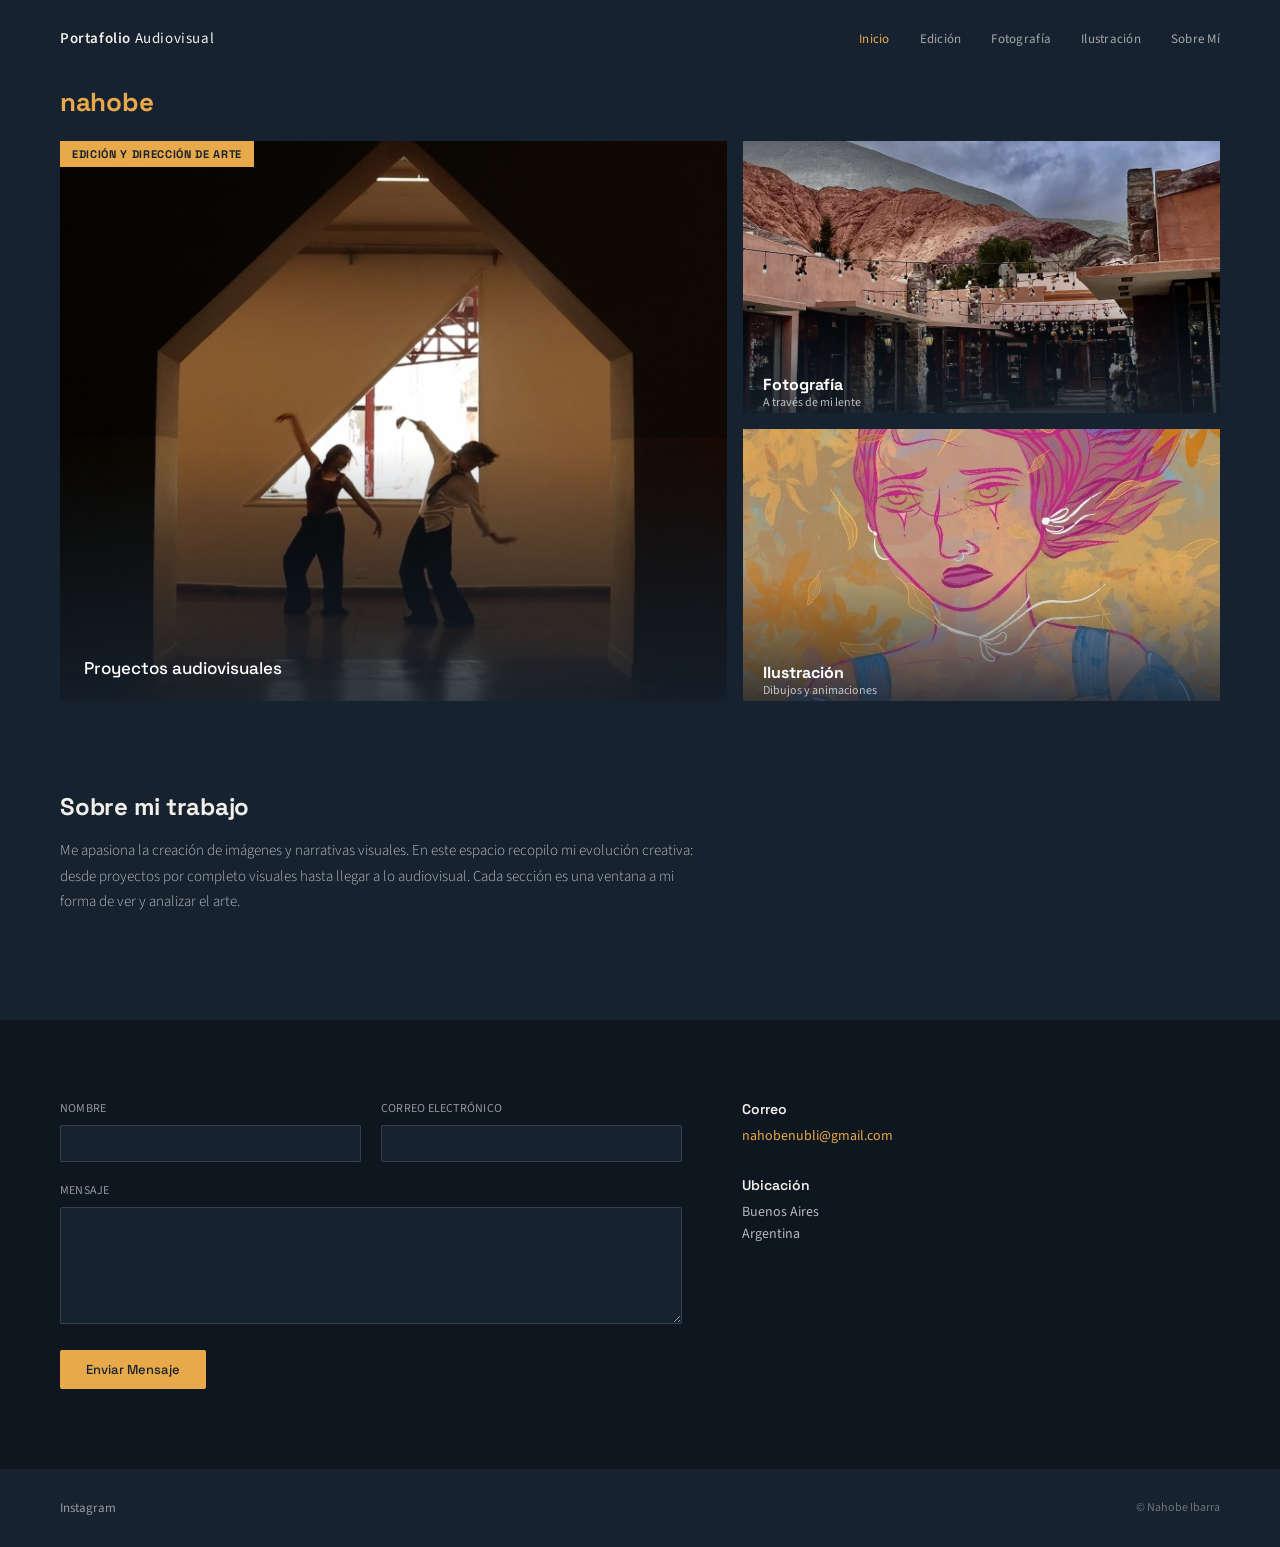
<file: index.html>
<!DOCTYPE html>
<html lang="es">
<head>
<meta charset="utf-8">
<meta name="viewport" content="width=device-width, initial-scale=1">
<title>Nahobe Ibarra — Portafolio Audiovisual</title>
<meta name="description" content="Portafolio audiovisual de Nahobe Ibarra: edición, fotografía e ilustración. La creación de imágenes y narrativas visuales.">
<meta property="og:title" content="Nahobe Ibarra — Portafolio Audiovisual">
<meta property="og:description" content="Portafolio audiovisual de Nahobe Ibarra: edición, fotografía e ilustración. La creación de imágenes y narrativas visuales.">
<meta property="og:image" content="https://nahobe.github.io/nahobe/images/banner.jpg">
<meta property="og:url" content="https://nahobe.github.io/nahobe/">
<meta property="og:type" content="website">
<meta name="twitter:card" content="summary_large_image">
<meta name="twitter:title" content="Nahobe Ibarra — Portafolio Audiovisual">
<meta name="twitter:description" content="Portafolio audiovisual de Nahobe Ibarra: edición, fotografía e ilustración. La creación de imágenes y narrativas visuales.">
<meta name="twitter:image" content="https://nahobe.github.io/nahobe/images/banner.jpg">
<link rel="icon" href="favicon.svg" type="image/svg+xml">
<link rel="alternate icon" href="favicon.png" sizes="32x32">
<link rel="apple-touch-icon" href="apple-touch-icon.png">
<link rel="preconnect" href="https://fonts.googleapis.com">
<link href="https://fonts.googleapis.com/css2?family=Space+Grotesk:wght@400;500;700&family=Source+Sans+3:ital,wght@0,300;0,400;0,600;1,300;1,600&display=swap" rel="stylesheet">
<style>
body{margin:0;background:#16222f;font-family:'Source Sans 3',sans-serif}
a{color:#e8a94a;text-decoration:none}
a:hover{color:#f2c07a}
.pf-nav{display:flex;justify-content:space-between;align-items:center;padding:28px 60px;max-width:1200px;margin:0 auto}
.pf-logo{color:#f2efe9;font-size:15px;letter-spacing:.04em}
.pf-logo strong{font-weight:600}
.pf-links{display:flex;gap:30px;font-size:13px;color:rgba(242,239,233,.65);letter-spacing:.02em;flex-wrap:wrap}
.pf-links a{color:rgba(242,239,233,.65)}
.pf-links a:hover{color:#f2efe9}
.pf-tag{font-family:'Space Grotesk',sans-serif;font-weight:700;letter-spacing:-.01em}
.pf-btn{display:inline-block;padding:11px 26px;font-family:'Space Grotesk',sans-serif;font-weight:500;font-size:13px;border-radius:2px;cursor:pointer}
@media (max-width:700px){.pf-nav{flex-direction:column;gap:14px;padding:24px 24px}#tiles{grid-template-columns:1fr!important}#tiles>a:first-child{height:320px!important}div[style*="padding:8px 60px 90px"]{padding:8px 24px 60px!important}}
</style>
</head>
<body>
<nav class="pf-nav">
<a href="index.html" class="pf-logo"><strong>Portafolio</strong> Audiovisual</a>
<div class="pf-links"><a href="index.html" style="color:#e8a94a">Inicio</a><a href="edicion.html">Edición</a><a href="fotografia.html">Fotografía</a><a href="ilustracion.html">Ilustración</a><a href="sobre_mi.html">Sobre Mí</a></div>
</nav>

<div style="max-width:1200px;margin:0 auto;padding:8px 60px 90px">
<div class="pf-tag" style="font-size:26px;color:#e8a94a;margin-bottom:22px">nahobe</div>

<div id="tiles" style="display:grid;grid-template-columns:1.4fr 1fr;grid-template-rows:auto auto;gap:16px">
<a href="edicion.html" style="grid-row:1 / 3;position:relative;height:560px;overflow:hidden;display:block">
<img src="images/Edición/Videoclip.jpg" style="width:100%;height:100%;object-fit:cover;display:block">
<div style="position:absolute;left:0;top:0;background:#e8a94a;color:#16222f;font-family:'Space Grotesk',sans-serif;font-weight:700;font-size:11px;letter-spacing:.06em;padding:6px 12px">EDICIÓN Y DIRECCIÓN DE ARTE</div>
<div style="position:absolute;inset:0;background:linear-gradient(180deg,rgba(22,34,47,0) 55%,rgba(22,34,47,.85) 100%)"></div>
<div style="position:absolute;left:24px;bottom:22px;font-family:'Space Grotesk',sans-serif;font-weight:500;font-size:17px;color:#fff">Proyectos audiovisuales</div>
</a>
<a href="fotografia.html" style="position:relative;height:272px;overflow:hidden;display:block">
<img src="images/Fotografía/Purmamarca.jpg" style="width:100%;height:100%;object-fit:cover;display:block">
<div style="position:absolute;inset:0;background:linear-gradient(180deg,rgba(22,34,47,0) 55%,rgba(22,34,47,.8) 100%)"></div>
<div style="position:absolute;left:20px;bottom:18px;font-family:'Space Grotesk',sans-serif;font-weight:700;font-size:16px;color:#fff">Fotografía</div>
<div style="position:absolute;left:20px;bottom:2px;font-size:12px;color:rgba(255,255,255,.7)">A través de mi lente</div>
</a>
<a href="ilustracion.html" style="position:relative;height:272px;overflow:hidden;display:block">
<img src="images/Ilustración/Otoño.jpg" style="width:100%;height:100%;object-fit:cover;display:block">
<div style="position:absolute;inset:0;background:linear-gradient(180deg,rgba(22,34,47,0) 55%,rgba(22,34,47,.8) 100%)"></div>
<div style="position:absolute;left:20px;bottom:18px;font-family:'Space Grotesk',sans-serif;font-weight:700;font-size:16px;color:#fff">Ilustración</div>
<div style="position:absolute;left:20px;bottom:2px;font-size:12px;color:rgba(255,255,255,.7)">Dibujos y animaciones</div>
</a>
</div>

<div style="max-width:640px;margin:90px 0 0">
<div class="pf-tag" style="font-size:24px;color:#f2efe9;margin-bottom:16px">Sobre mi trabajo</div>
<p style="font-size:15px;line-height:1.7;color:rgba(242,239,233,.75);font-weight:300">Me apasiona la creación de imágenes y narrativas visuales. En este espacio recopilo mi evolución creativa: desde proyectos por completo visuales hasta llegar a lo audiovisual. Cada sección es una ventana a mi forma de ver y analizar el arte.</p>
</div>
</div>

<div id="contact" style="background:#0e1620;padding:80px 60px">
<div style="max-width:1200px;margin:0 auto;display:grid;grid-template-columns:1.3fr 1fr;gap:60px">
<form method="post" action="https://formsubmit.co/nahobenubli@gmail.com">
<input type="hidden" name="_next" value="https://nahobe.github.io/nahobe/index.html">
<input type="hidden" name="_captcha" value="false">
<div style="display:grid;grid-template-columns:1fr 1fr;gap:20px;margin-bottom:20px">
<div>
<label for="name" style="display:block;font-size:12px;color:rgba(242,239,233,.6);margin-bottom:8px;letter-spacing:.02em">NOMBRE</label>
<input type="text" name="name" id="name" style="width:100%;background:#16222f;border:1px solid rgba(242,239,233,.15);border-radius:2px;padding:10px 12px;color:#f2efe9;box-sizing:border-box">
</div>
<div>
<label for="email" style="display:block;font-size:12px;color:rgba(242,239,233,.6);margin-bottom:8px;letter-spacing:.02em">CORREO ELECTRÓNICO</label>
<input type="email" name="email" id="email" style="width:100%;background:#16222f;border:1px solid rgba(242,239,233,.15);border-radius:2px;padding:10px 12px;color:#f2efe9;box-sizing:border-box">
</div>
</div>
<label for="message" style="display:block;font-size:12px;color:rgba(242,239,233,.6);margin-bottom:8px;letter-spacing:.02em">MENSAJE</label>
<textarea name="message" id="message" rows="5" style="width:100%;background:#16222f;border:1px solid rgba(242,239,233,.15);border-radius:2px;padding:10px 12px;color:#f2efe9;box-sizing:border-box;margin-bottom:20px;font-family:inherit"></textarea>
<button type="submit" class="pf-btn" style="background:#e8a94a;color:#16222f;border:none">Enviar Mensaje</button>
</form>
<div style="display:flex;flex-direction:column;gap:30px">
<div>
<div style="font-family:'Space Grotesk',sans-serif;font-weight:600;font-size:14px;color:#f2efe9;margin-bottom:6px">Correo</div>
<a href="mailto:nahobenubli@gmail.com" style="font-size:14px">nahobenubli@gmail.com</a>
</div>
<div>
<div style="font-family:'Space Grotesk',sans-serif;font-weight:600;font-size:14px;color:#f2efe9;margin-bottom:6px">Ubicación</div>
<span style="font-size:14px;color:rgba(242,239,233,.75)">Buenos Aires<br>Argentina</span>
</div>
</div>
</div>
</div>

<footer style="padding:30px 60px;display:flex;justify-content:space-between;align-items:center;max-width:1200px;margin:0 auto">
<a href="https://www.instagram.com/bitarchiven" style="font-size:13px;color:rgba(242,239,233,.6)">Instagram</a>
<span style="font-size:12px;color:rgba(242,239,233,.4)">© Nahobe Ibarra</span>
</footer>
</body>
</html>
</file>
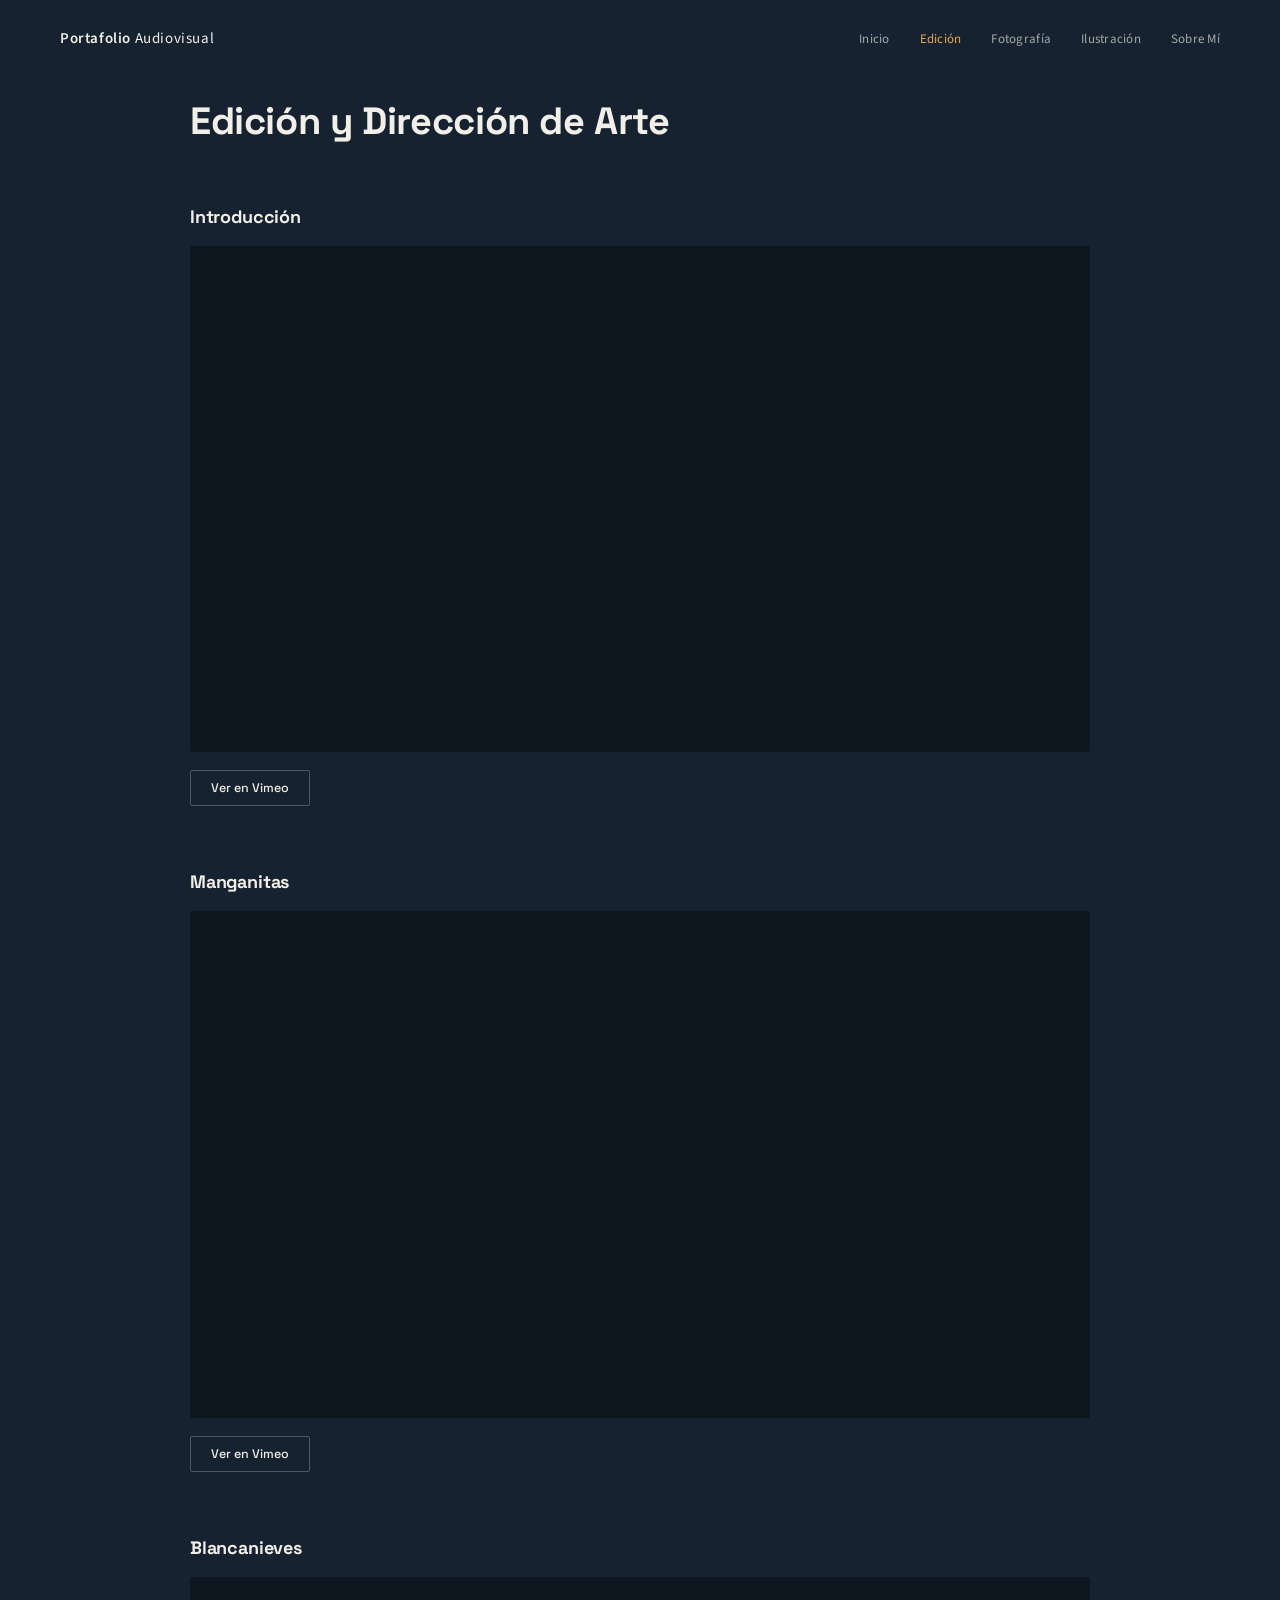
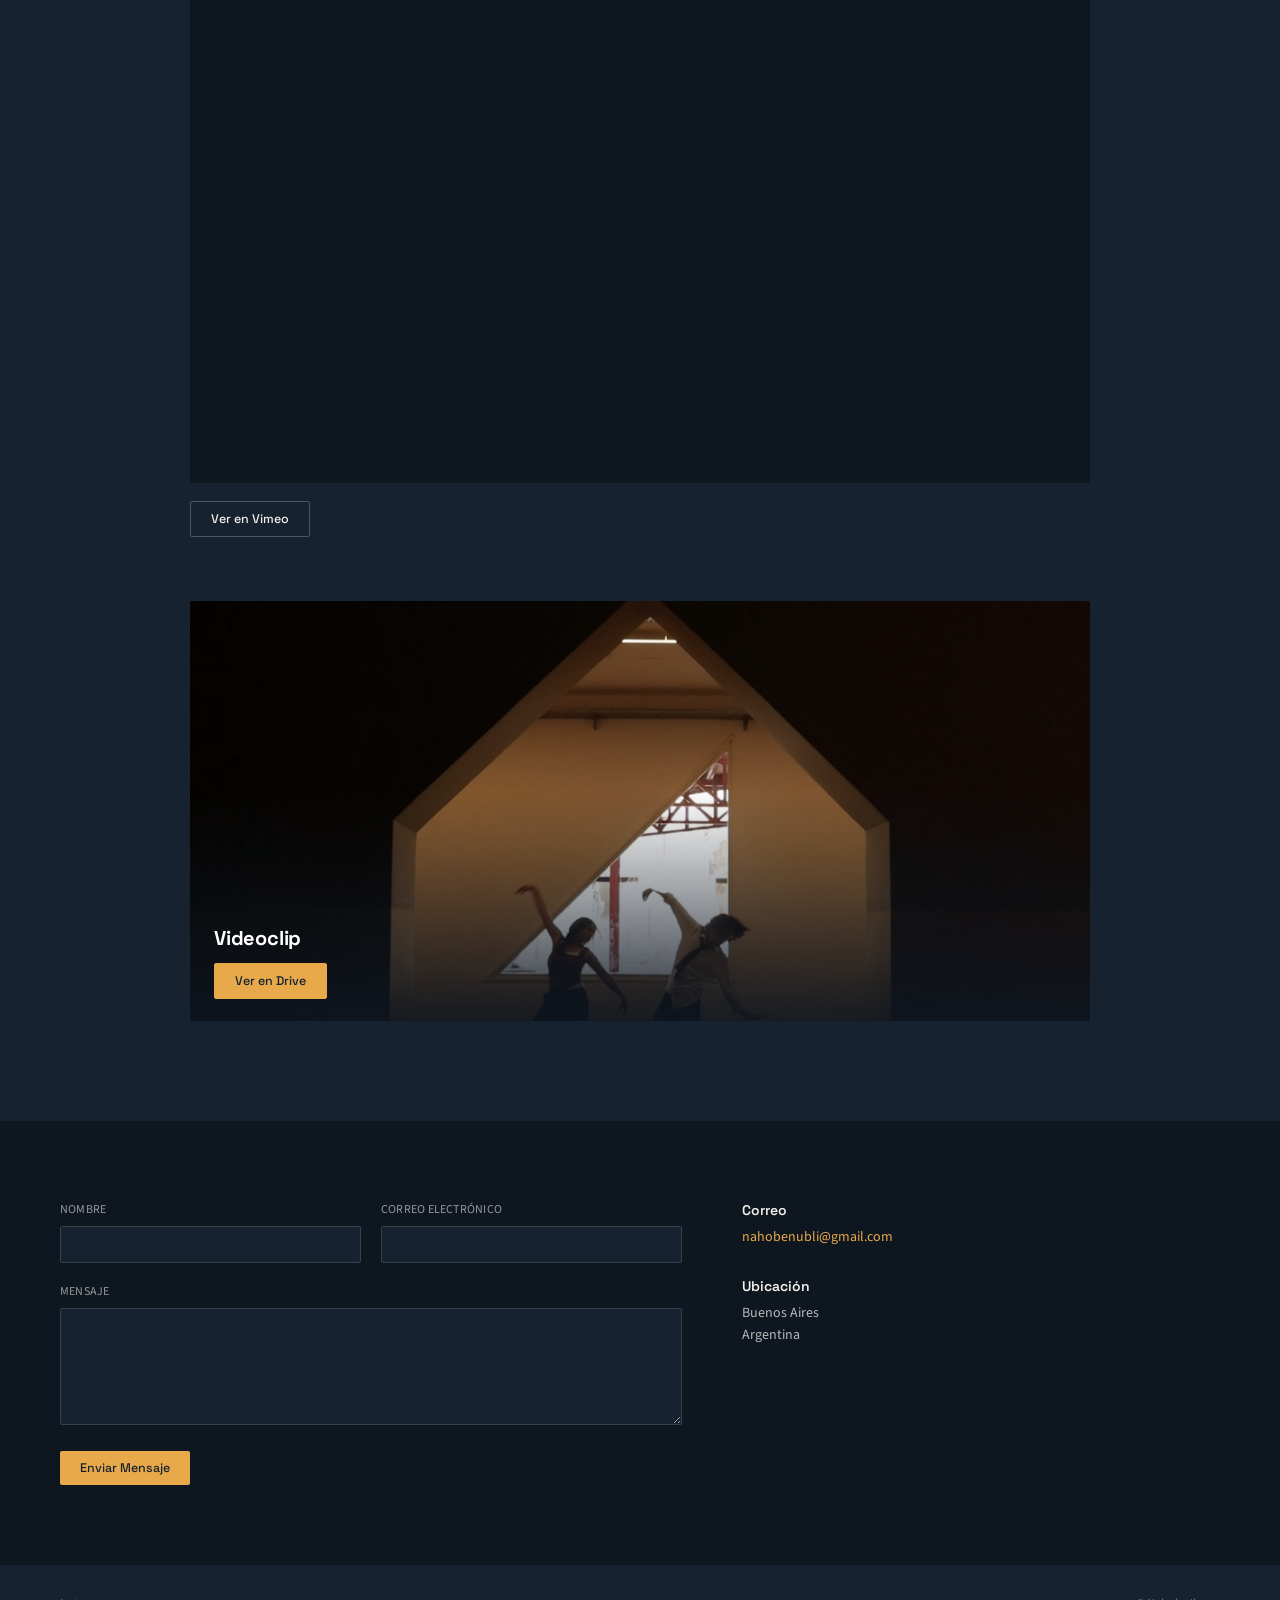
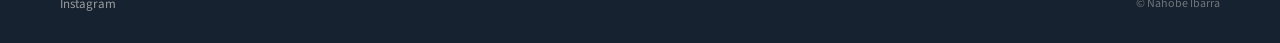
<file: edicion.html>
<!DOCTYPE html>
<html lang="es">
<head>
<meta charset="utf-8">
<meta name="viewport" content="width=device-width, initial-scale=1">
<title>Edición y Dirección de Arte — Nahobe Ibarra</title>
<meta name="description" content="Proyectos audiovisuales editados por Nahobe Ibarra: montaje, videoclip y trabajos en video.">
<meta property="og:title" content="Edición y Dirección de Arte — Nahobe Ibarra">
<meta property="og:description" content="Proyectos audiovisuales editados por Nahobe Ibarra: montaje, videoclip y trabajos en video.">
<meta property="og:image" content="https://nahobe.github.io/nahobe/images/Edici%C3%B3n/Manganitas.jpg">
<meta property="og:url" content="https://nahobe.github.io/nahobe/edicion.html">
<meta property="og:type" content="website">
<meta name="twitter:card" content="summary_large_image">
<meta name="twitter:title" content="Edición y Dirección de Arte — Nahobe Ibarra">
<meta name="twitter:description" content="Proyectos audiovisuales editados por Nahobe Ibarra: montaje, videoclip y trabajos en video.">
<meta name="twitter:image" content="https://nahobe.github.io/nahobe/images/Edici%C3%B3n/Manganitas.jpg">
<link rel="icon" href="favicon.svg" type="image/svg+xml">
<link rel="alternate icon" href="favicon.png" sizes="32x32">
<link rel="apple-touch-icon" href="apple-touch-icon.png">
<link rel="preconnect" href="https://fonts.googleapis.com">
<link href="https://fonts.googleapis.com/css2?family=Space+Grotesk:wght@400;500;700&family=Source+Sans+3:ital,wght@0,300;0,400;0,600;1,300;1,600&display=swap" rel="stylesheet">
<style>
body{margin:0;background:#16222f;font-family:'Source Sans 3',sans-serif}
a{color:#e8a94a;text-decoration:none}
a:hover{color:#f2c07a}
.pf-nav{display:flex;justify-content:space-between;align-items:center;padding:28px 60px;max-width:1200px;margin:0 auto}
.pf-logo{color:#f2efe9;font-size:15px;letter-spacing:.04em}
.pf-logo strong{font-weight:600}
.pf-links{display:flex;gap:30px;font-size:13px;color:rgba(242,239,233,.65);letter-spacing:.02em;flex-wrap:wrap}
.pf-links a{color:rgba(242,239,233,.65)}
.pf-links a:hover{color:#f2efe9}
.pf-tag{font-family:'Space Grotesk',sans-serif;font-weight:700;letter-spacing:-.01em}
.pf-btn{display:inline-block;padding:9px 20px;font-family:'Space Grotesk',sans-serif;font-weight:500;font-size:12.5px;border-radius:2px;border:1px solid rgba(242,239,233,.25);color:#f2efe9;cursor:pointer;background:none}
.pf-btn:hover{border-color:#e8a94a;color:#e8a94a}
.vid-wrap{position:relative;padding-bottom:56.25%;height:0;overflow:hidden;background:#0e1620;border-radius:2px}
.vid-wrap iframe{position:absolute;inset:0;width:100%;height:100%;border:0}
@media (max-width:700px){.pf-nav{flex-direction:column;gap:14px;padding:24px 24px}div[style*="max-width:900px"]{padding-left:24px!important;padding-right:24px!important}}
</style>
</head>
<body>
<nav class="pf-nav">
<a href="index.html" class="pf-logo"><strong>Portafolio</strong> Audiovisual</a>
<div class="pf-links"><a href="index.html">Inicio</a><a href="edicion.html" style="color:#e8a94a">Edición</a><a href="fotografia.html">Fotografía</a><a href="ilustracion.html">Ilustración</a><a href="sobre_mi.html">Sobre Mí</a></div>
</nav>

<div style="max-width:900px;margin:0 auto;padding:20px 60px 100px">
<h1 class="pf-tag" style="font-size:38px;color:#f2efe9;margin:0 0 60px">Edición y Dirección de Arte</h1>

<section style="margin-bottom:64px">
<h2 class="pf-tag" style="font-size:18px;color:#f2efe9;margin:0 0 18px">Introducción</h2>
<div class="vid-wrap"><iframe src="https://player.vimeo.com/video/1223441321" title="Introducción - proyecto de edición audiovisual" allow="autoplay; fullscreen; picture-in-picture; clipboard-write; encrypted-media; web-share" allowfullscreen></iframe></div>
<div style="margin-top:18px"><a href="https://vimeo.com/1223441321?share=copy&fl=sv&fe=ci" target="_blank" rel="noopener noreferrer" class="pf-btn">Ver en Vimeo</a></div>
</section>

<section style="margin-bottom:64px">
<h2 class="pf-tag" style="font-size:18px;color:#f2efe9;margin:0 0 18px">Manganitas</h2>
<div class="vid-wrap"><iframe loading="lazy" src="https://player.vimeo.com/video/1226073869" title="Manganitas - Edición y Dirección de Arte" allow="autoplay; fullscreen; picture-in-picture; clipboard-write; encrypted-media; web-share" allowfullscreen></iframe></div>
<div style="margin-top:18px"><a href="https://vimeo.com/1226073869" target="_blank" rel="noopener noreferrer" class="pf-btn">Ver en Vimeo</a></div>
</section>

<section style="margin-bottom:64px">
<h2 class="pf-tag" style="font-size:18px;color:#f2efe9;margin:0 0 18px">Blancanieves</h2>
<div class="vid-wrap"><iframe loading="lazy" src="https://player.vimeo.com/video/1226077422" title="Blancanieves - Edición y Dirección de Arte" allow="autoplay; fullscreen; picture-in-picture; clipboard-write; encrypted-media; web-share" allowfullscreen></iframe></div>
<div style="margin-top:18px"><a href="https://vimeo.com/1226077422" target="_blank" rel="noopener noreferrer" class="pf-btn">Ver en Vimeo</a></div>
</section>

<section>
<div style="position:relative;height:420px;overflow:hidden;border-radius:2px">
<img src="images/Edición/Videoclip.jpg" style="width:100%;height:100%;object-fit:cover;object-position:top center;display:block">
<div style="position:absolute;inset:0;background:linear-gradient(180deg,rgba(14,22,32,0) 45%,rgba(14,22,32,.9) 100%)"></div>
<div style="position:absolute;left:24px;bottom:22px">
<h2 class="pf-tag" style="font-size:20px;color:#fff;margin:0 0 12px">Videoclip</h2>
<a href="https://drive.google.com/drive/folders/1iEg-c2XHQ_LnJ9rul6tSYAOXYbnR59TG?usp=sharing" target="_blank" class="pf-btn" style="background:#e8a94a;color:#16222f;border-color:#e8a94a">Ver en Drive</a>
</div>
</div>
</section>
</div>

<div id="contact" style="background:#0e1620;padding:80px 60px">
<div style="max-width:1200px;margin:0 auto;display:grid;grid-template-columns:1.3fr 1fr;gap:60px">
<form method="post" action="https://formsubmit.co/nahobenubli@gmail.com">
<input type="hidden" name="_next" value="https://nahobe.github.io/nahobe/index.html">
<input type="hidden" name="_captcha" value="false">
<div style="display:grid;grid-template-columns:1fr 1fr;gap:20px;margin-bottom:20px">
<div><label for="name" style="display:block;font-size:12px;color:rgba(242,239,233,.6);margin-bottom:8px;letter-spacing:.02em">NOMBRE</label><input type="text" name="name" id="name" style="width:100%;background:#16222f;border:1px solid rgba(242,239,233,.15);border-radius:2px;padding:10px 12px;color:#f2efe9;box-sizing:border-box"></div>
<div><label for="email" style="display:block;font-size:12px;color:rgba(242,239,233,.6);margin-bottom:8px;letter-spacing:.02em">CORREO ELECTRÓNICO</label><input type="email" name="email" id="email" style="width:100%;background:#16222f;border:1px solid rgba(242,239,233,.15);border-radius:2px;padding:10px 12px;color:#f2efe9;box-sizing:border-box"></div>
</div>
<label for="message" style="display:block;font-size:12px;color:rgba(242,239,233,.6);margin-bottom:8px;letter-spacing:.02em">MENSAJE</label>
<textarea name="message" id="message" rows="5" style="width:100%;background:#16222f;border:1px solid rgba(242,239,233,.15);border-radius:2px;padding:10px 12px;color:#f2efe9;box-sizing:border-box;margin-bottom:20px;font-family:inherit"></textarea>
<button type="submit" class="pf-btn" style="background:#e8a94a;color:#16222f;border:none">Enviar Mensaje</button>
</form>
<div style="display:flex;flex-direction:column;gap:30px">
<div><div style="font-family:'Space Grotesk',sans-serif;font-weight:600;font-size:14px;color:#f2efe9;margin-bottom:6px">Correo</div><a href="mailto:nahobenubli@gmail.com" style="font-size:14px">nahobenubli@gmail.com</a></div>
<div><div style="font-family:'Space Grotesk',sans-serif;font-weight:600;font-size:14px;color:#f2efe9;margin-bottom:6px">Ubicación</div><span style="font-size:14px;color:rgba(242,239,233,.75)">Buenos Aires<br>Argentina</span></div>
</div>
</div>
</div>

<footer style="padding:30px 60px;display:flex;justify-content:space-between;align-items:center;max-width:1200px;margin:0 auto">
<a href="https://www.instagram.com/bitarchiven" style="font-size:13px;color:rgba(242,239,233,.6)">Instagram</a>
<span style="font-size:12px;color:rgba(242,239,233,.4)">© Nahobe Ibarra</span>
</footer>
</body>
</html>
</file>
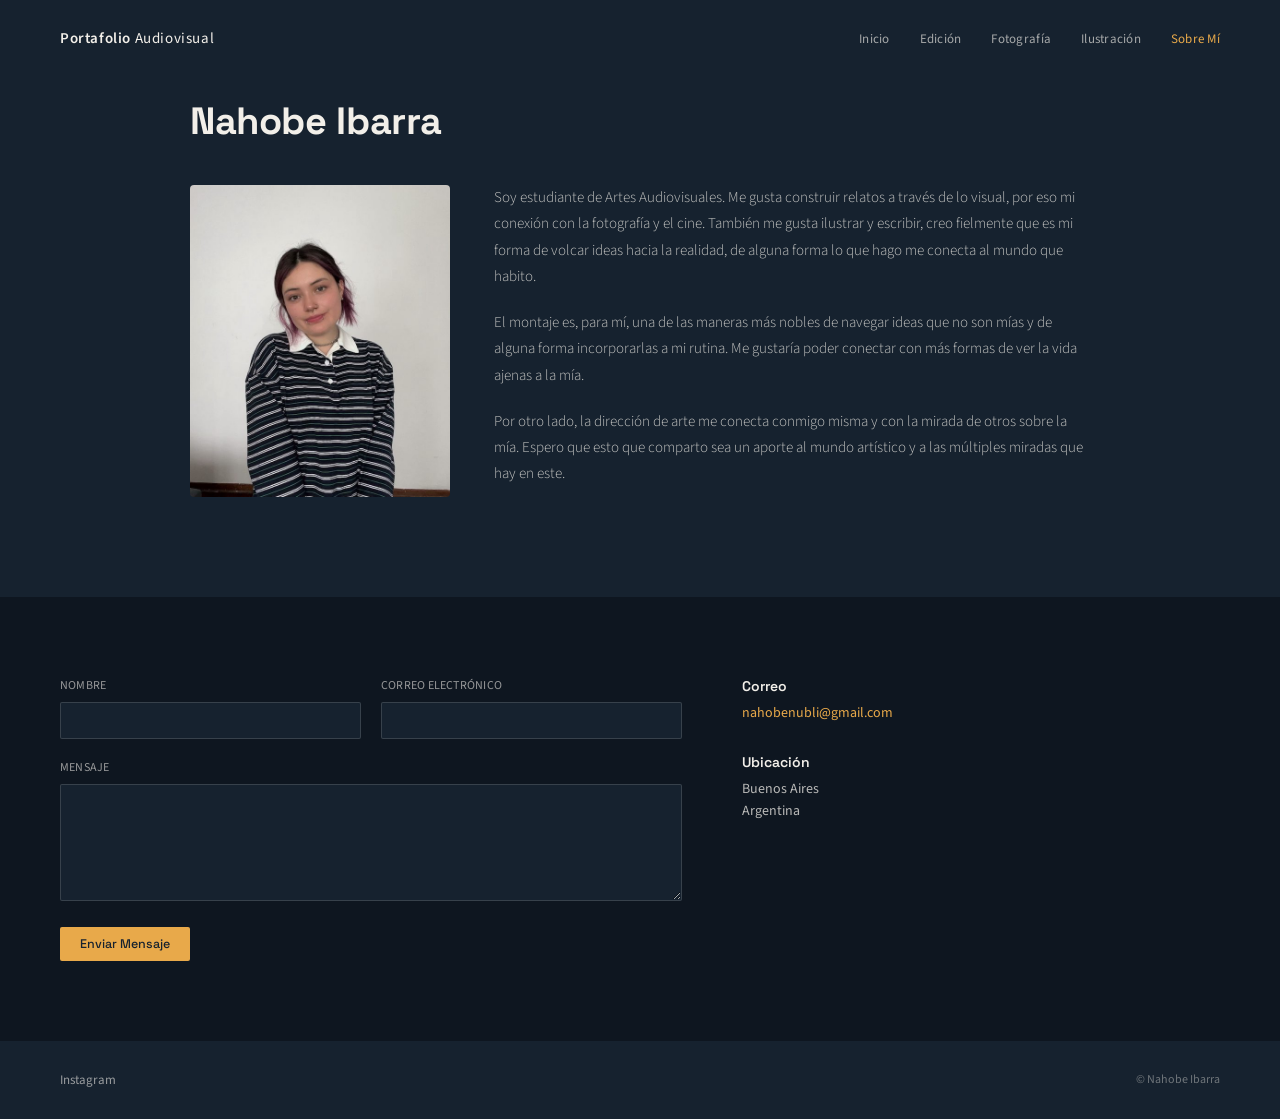
<file: sobre_mi.html>
<!DOCTYPE html>
<html lang="es">
<head>
<meta charset="utf-8">
<meta name="viewport" content="width=device-width, initial-scale=1">
<title>Sobre Mí — Nahobe Ibarra</title>
<meta name="description" content="Nahobe Ibarra, estudiante de Artes Audiovisuales. Sobre el montaje, la fotografía y por qué construyo relatos a través de lo visual.">
<meta property="og:title" content="Sobre Mí — Nahobe Ibarra">
<meta property="og:description" content="Nahobe Ibarra, estudiante de Artes Audiovisuales. Sobre el montaje, la fotografía y por qué construyo relatos a través de lo visual.">
<meta property="og:image" content="https://nahobe.github.io/nahobe/images/Sobre%20m%C3%AD/Yo.jpg">
<meta property="og:url" content="https://nahobe.github.io/nahobe/sobre_mi.html">
<meta property="og:type" content="website">
<meta name="twitter:card" content="summary_large_image">
<meta name="twitter:title" content="Sobre Mí — Nahobe Ibarra">
<meta name="twitter:description" content="Nahobe Ibarra, estudiante de Artes Audiovisuales. Sobre el montaje, la fotografía y por qué construyo relatos a través de lo visual.">
<meta name="twitter:image" content="https://nahobe.github.io/nahobe/images/Sobre%20m%C3%AD/Yo.jpg">
<link rel="icon" href="favicon.svg" type="image/svg+xml">
<link rel="alternate icon" href="favicon.png" sizes="32x32">
<link rel="apple-touch-icon" href="apple-touch-icon.png">
<link rel="preconnect" href="https://fonts.googleapis.com">
<link href="https://fonts.googleapis.com/css2?family=Space+Grotesk:wght@400;500;700&family=Source+Sans+3:ital,wght@0,300;0,400;0,600;1,300;1,600&display=swap" rel="stylesheet">
<style>
body{margin:0;background:#16222f;font-family:'Source Sans 3',sans-serif}
a{color:#e8a94a;text-decoration:none}
a:hover{color:#f2c07a}
.pf-nav{display:flex;justify-content:space-between;align-items:center;padding:28px 60px;max-width:1200px;margin:0 auto}
.pf-logo{color:#f2efe9;font-size:15px;letter-spacing:.04em}
.pf-logo strong{font-weight:600}
.pf-links{display:flex;gap:30px;font-size:13px;color:rgba(242,239,233,.65);letter-spacing:.02em;flex-wrap:wrap}
.pf-links a{color:rgba(242,239,233,.65)}
.pf-links a:hover{color:#f2efe9}
.pf-tag{font-family:'Space Grotesk',sans-serif;font-weight:700;letter-spacing:-.01em}
.pf-btn{display:inline-block;padding:9px 20px;font-family:'Space Grotesk',sans-serif;font-weight:500;font-size:12.5px;border-radius:2px;border:1px solid rgba(242,239,233,.25);color:#f2efe9;cursor:pointer;background:none}
.pf-btn:hover{border-color:#e8a94a;color:#e8a94a}
@media (max-width:700px){.pf-nav{flex-direction:column;gap:14px;padding:24px 24px}div[style*="grid-template-columns:260px 1fr"]{grid-template-columns:1fr!important}}
</style>
</head>
<body>
<nav class="pf-nav">
<a href="index.html" class="pf-logo"><strong>Portafolio</strong> Audiovisual</a>
<div class="pf-links"><a href="index.html">Inicio</a><a href="edicion.html">Edición</a><a href="fotografia.html">Fotografía</a><a href="ilustracion.html">Ilustración</a><a href="sobre_mi.html" style="color:#e8a94a">Sobre Mí</a></div>
</nav>

<div style="max-width:900px;margin:0 auto;padding:20px 60px 100px">
<h1 class="pf-tag" style="font-size:38px;color:#f2efe9;margin:0 0 40px">Nahobe Ibarra</h1>
<div style="display:grid;grid-template-columns:260px 1fr;gap:44px;align-items:start">
<img src="images/Sobre mí/Yo.jpg" alt="Nahobe Ibarra" style="width:100%;border-radius:4px;display:block">
<div style="font-size:15px;line-height:1.75;color:rgba(242,239,233,.78);font-weight:300;display:flex;flex-direction:column;gap:20px">
<p style="margin:0">Soy estudiante de Artes Audiovisuales. Me gusta construir relatos a través de lo visual, por eso mi conexión con la fotografía y el cine. También me gusta ilustrar y escribir, creo fielmente que es mi forma de volcar ideas hacia la realidad, de alguna forma lo que hago me conecta al mundo que habito.</p>
<p style="margin:0">El montaje es, para mí, una de las maneras más nobles de navegar ideas que no son mías y de alguna forma incorporarlas a mi rutina. Me gustaría poder conectar con más formas de ver la vida ajenas a la mía.</p>
<p style="margin:0">Por otro lado, la dirección de arte me conecta conmigo misma y con la mirada de otros sobre la mía. Espero que esto que comparto sea un aporte al mundo artístico y a las múltiples miradas que hay en este.</p>
</div>
</div>
</div>

<div id="contact" style="background:#0e1620;padding:80px 60px">
<div style="max-width:1200px;margin:0 auto;display:grid;grid-template-columns:1.3fr 1fr;gap:60px">
<form method="post" action="https://formsubmit.co/nahobenubli@gmail.com">
<input type="hidden" name="_next" value="https://nahobe.github.io/nahobe/index.html">
<input type="hidden" name="_captcha" value="false">
<div style="display:grid;grid-template-columns:1fr 1fr;gap:20px;margin-bottom:20px">
<div><label for="name" style="display:block;font-size:12px;color:rgba(242,239,233,.6);margin-bottom:8px;letter-spacing:.02em">NOMBRE</label><input type="text" name="name" id="name" style="width:100%;background:#16222f;border:1px solid rgba(242,239,233,.15);border-radius:2px;padding:10px 12px;color:#f2efe9;box-sizing:border-box"></div>
<div><label for="email" style="display:block;font-size:12px;color:rgba(242,239,233,.6);margin-bottom:8px;letter-spacing:.02em">CORREO ELECTRÓNICO</label><input type="email" name="email" id="email" style="width:100%;background:#16222f;border:1px solid rgba(242,239,233,.15);border-radius:2px;padding:10px 12px;color:#f2efe9;box-sizing:border-box"></div>
</div>
<label for="message" style="display:block;font-size:12px;color:rgba(242,239,233,.6);margin-bottom:8px;letter-spacing:.02em">MENSAJE</label>
<textarea name="message" id="message" rows="5" style="width:100%;background:#16222f;border:1px solid rgba(242,239,233,.15);border-radius:2px;padding:10px 12px;color:#f2efe9;box-sizing:border-box;margin-bottom:20px;font-family:inherit"></textarea>
<button type="submit" class="pf-btn" style="background:#e8a94a;color:#16222f;border:none">Enviar Mensaje</button>
</form>
<div style="display:flex;flex-direction:column;gap:30px">
<div><div style="font-family:'Space Grotesk',sans-serif;font-weight:600;font-size:14px;color:#f2efe9;margin-bottom:6px">Correo</div><a href="mailto:nahobenubli@gmail.com" style="font-size:14px">nahobenubli@gmail.com</a></div>
<div><div style="font-family:'Space Grotesk',sans-serif;font-weight:600;font-size:14px;color:#f2efe9;margin-bottom:6px">Ubicación</div><span style="font-size:14px;color:rgba(242,239,233,.75)">Buenos Aires<br>Argentina</span></div>
</div>
</div>
</div>

<footer style="padding:30px 60px;display:flex;justify-content:space-between;align-items:center;max-width:1200px;margin:0 auto">
<a href="https://www.instagram.com/bitarchiven" style="font-size:13px;color:rgba(242,239,233,.6)">Instagram</a>
<span style="font-size:12px;color:rgba(242,239,233,.4)">© Nahobe Ibarra</span>
</footer>
</body>
</html>
</file>
